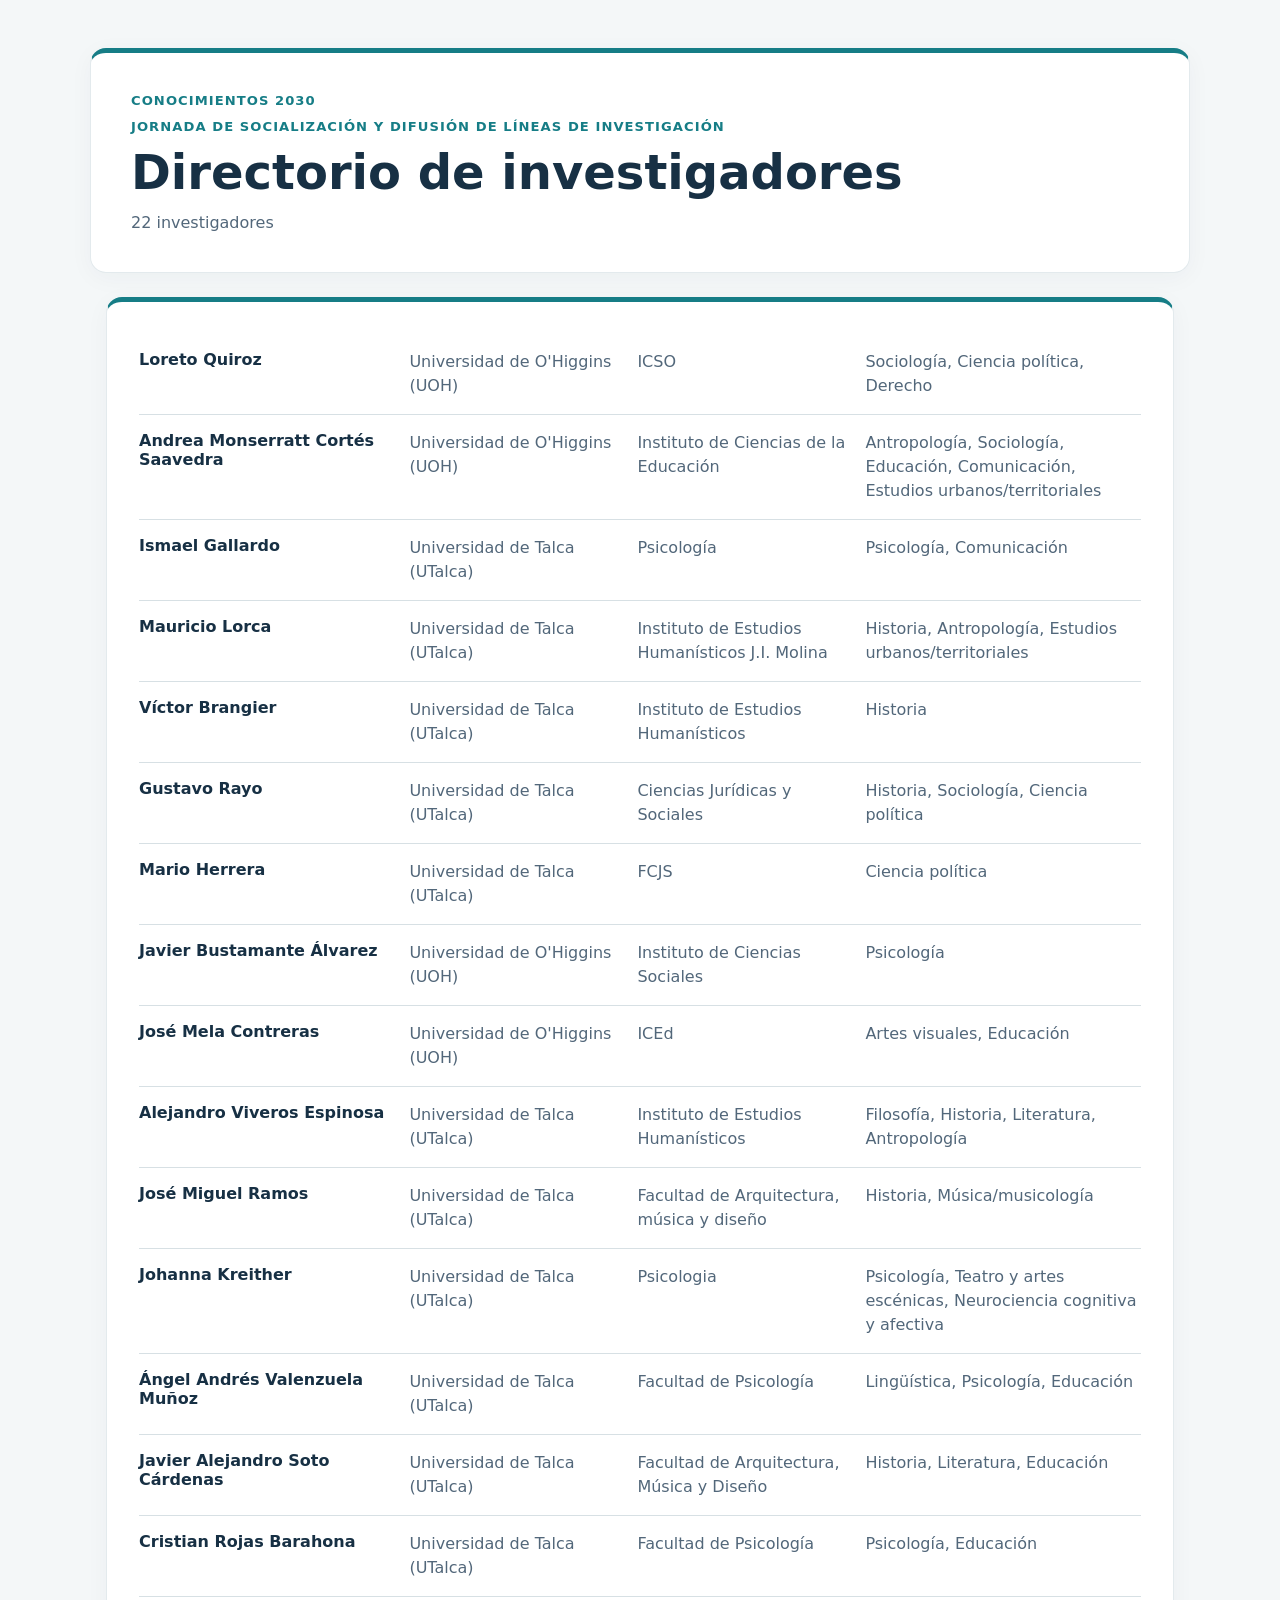
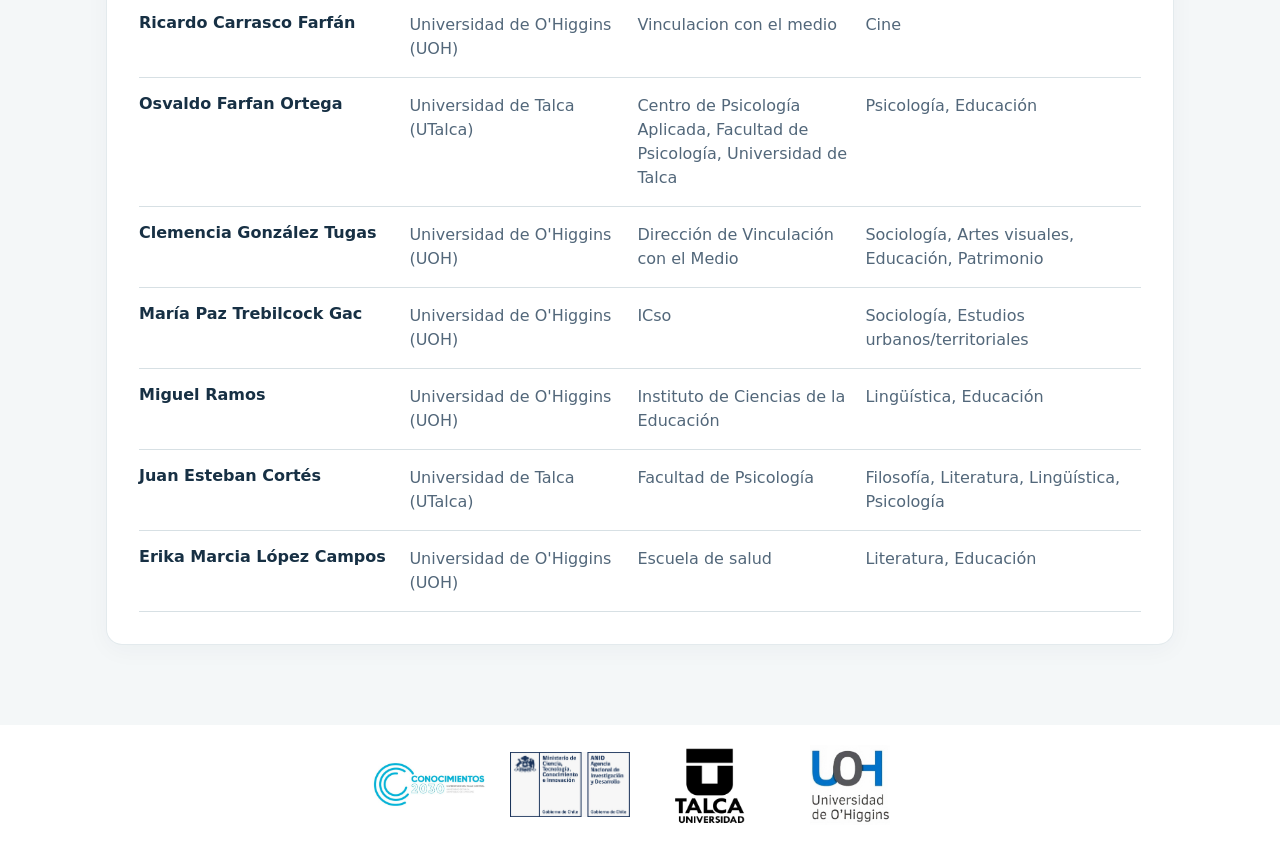
<file: index.html>
<!doctype html>
<html lang="es">

<head>
  <meta charset="utf-8">
  <meta name="viewport" content="width=device-width, initial-scale=1">
  <meta name="description" content="Directorio de investigadores">
  <title>Directorio de investigadores</title>
  <link rel="stylesheet" href="./css/styles.css">
  <script type="module" src="./js/index.js"></script>
</head>

<body>
  <main class="contenedor directorio">
    <header id="encabezado-directorio" class="cabecera">
      <p class="sobretitulo">Conocimientos 2030</p>
      <p class="sobretitulo">Jornada de Socialización y Difusión de Líneas de Investigación</p>
      <h1>Directorio de investigadores</h1>
      <p id="estado" class="directorio-estado" role="status" aria-live="polite">
      Cargando investigadores…
    </p>
    </header>

    
    <a id="volver-error" class="volver-directorio" href="./" hidden>Volver al directorio</a>

    <section id="seccion-lista" class="lista-investigadores" aria-label="Lista de investigadores" hidden>
      <ul id="investigadores" class="filas-investigadores"></ul>
      <template id="plantilla-investigador">
        <li class="investigador">
          <a class="investigador-enlace">
            <article>
              <h2 class="investigador-nombre"></h2>
              <p class="investigador-institucion"></p>
              <p class="investigador-facultad"></p>
              <p class="investigador-disciplinas"></p>
            </article>
          </a>
        </li>
      </template>
    </section>

    <article id="ficha" class="ficha-investigador" hidden>
      <a class="volver-directorio" href="./">← Volver al directorio</a>
      <header class="cabecera">
        <p class="sobretitulo">Ficha de investigador</p>
        <h1 id="nombre"></h1>
        <a id="correo" class="correo"></a>
      </header>
      <div id="contenido"></div>
    </article>
  </main>

  <footer class="pie">
    <div class="logos">
      <img src="./img/conocimientos.jpeg" alt="Conocimientos 2030">
      <img src="./img/MinCienciaTech.jpeg" alt="Ministerio de Ciencia, Tecnología, Conocimiento e Innovación">
      <img src="./img/UTALCA.jpeg" alt="Universidad de Talca">
      <img src="./img/UOH-square.jpg" alt="Universidad de O'Higgins">
    </div>
  </footer>
</body>

</html>
</file>
<file: css/styles.css>
:root {
  color-scheme: light;
  font-family: system-ui, -apple-system, BlinkMacSystemFont, 'Segoe UI', sans-serif;
  color: #173044;
  background: #f4f7f8;
}

* {
  box-sizing: border-box;
}

body {
  margin: 0;
}

.contenedor {
  width: min(100% - 2rem, 850px);
  margin: 3rem auto 5rem;
}

.directorio {
  width: min(100% - 2rem, 1100px);
  margin: 3rem auto 1.5rem;
}

.directorio .cabecera {
  margin-bottom: 1.5rem;
}

.directorio .cabecera h1 {
  margin-bottom: .5rem;
}

.directorio-estado {
  margin: .75rem 0 0;
  color: #52677a;
}

.lista-investigadores {
  width: min(100% - 2rem, 1100px);
  margin: 0 auto 5rem;
  padding: clamp(1rem, 3vw, 2rem);
  background: #fff;
  border: 1px solid #e3eaed;
  border-top: 5px solid #167d86;
  border-radius: 16px;
  box-shadow: 0 5px 24px #1730440a;
}

.ficha-investigador {
  margin-bottom: 5rem;
}

.volver-directorio {
  display: inline-block;
  margin-bottom: 1rem;
  font-weight: 650;
}

.ficha-investigador .cabecera {
  margin-bottom: 1rem;
}

.ficha-investigador .cabecera h1 {
  margin-bottom: .8rem;
}

.ficha-investigador #correo[hidden] {
  display: none;
}

.filas-investigadores {
  margin: 0;
  padding: 0;
  list-style: none;
}

.investigador {
  min-width: 0;
  border-bottom: 1px solid #d7e0e4;
}

.investigador-enlace {
  display: block;
  padding: 1rem 0;
  color: inherit;
  text-decoration: none;
}

.investigador-enlace:hover {
  background: #f4f7f8;
}

.investigador-enlace:focus-visible {
  outline: 3px solid #167d86;
  outline-offset: 3px;
}

.investigador article {
  display: grid;
  grid-template-columns: minmax(10rem, 1.2fr) repeat(2, minmax(8rem, 1fr)) minmax(10rem, 1.3fr);
  align-items: start;
  gap: .5rem 1rem;
}

.investigador h2 {
  margin: 0;
  font-size: 1rem;
  overflow-wrap: anywhere;
}

.investigador p {
  margin: 0;
  color: #52677a;
  line-height: 1.5;
  overflow-wrap: anywhere;
}

@media (max-width: 900px) {
  .investigador article {
    grid-template-columns: repeat(2, minmax(0, 1fr));
  }
}

.identificador {
  margin: 0 0 1.25rem;
  color: #547085;
  font-size: .85rem;
  font-weight: 700;
  letter-spacing: .08em;
  text-transform: uppercase;
}

.estado {
  padding: 1.5rem;
  background: #fff;
  border-radius: 14px;
}

.cabecera,
.grupo {
  background: #fff;
  border: 1px solid #e3eaed;
  border-radius: 16px;
  box-shadow: 0 5px 24px #1730440a;
}

.cabecera {
  padding: clamp(1.5rem, 4vw, 2.5rem);
  border-top: 5px solid #167d86;
}

.sobretitulo {
  margin: 0 0 .7rem;
  font-size: .82rem;
  font-weight: 700;
  color: #167d86;
  letter-spacing: .08em;
  text-transform: uppercase;
}

h1 {
  margin: 0 0 .8rem;
  font-size: clamp(2rem, 5vw, 3rem);
  line-height: 1.15;
  overflow-wrap: anywhere;
}

a {
  color: #096c77;
  overflow-wrap: anywhere;
}

#contenido {
  display: grid;
  gap: 1rem;
  margin-top: 1rem;
}

.grupo {
  padding: 1.5rem;
}

h2 {
  margin: 0 0 1rem;
  font-size: 1.2rem;
}

dl {
  margin: 0;
}

.dato {
  padding: .9rem 0;
  border-top: 1px solid #edf0f2;
}

dt {
  margin-bottom: .3rem;
  color: #52677a;
  font-size: .88rem;
  font-weight: 650;
}

dd {
  margin: 0;
  line-height: 1.55;
  white-space: pre-wrap;
  overflow-wrap: anywhere;
}

[hidden] {
  display: none !important;
}

@media (max-width: 600px) {
  .contenedor {
    margin-top: 1.5rem;
  }

  .grupo {
    padding: 1.25rem;
  }
}

/* Estilos del pie de página */
footer {
  background-color: #ffffff;
  padding: 20px;
  text-align: center;
}

footer .logos {
  display: flex;
  justify-content: center;
  gap: 20px;
  flex-wrap: wrap;
}

footer .logos img {
  max-width: 100%;
  height: auto;          /* evita el estiramiento vertical */
  width: 120px;          /* tamaño uniforme y compacto */
  max-height: 80px;      /* limita la altura para que no crezca demasiado */
  object-fit: contain;   /* mantiene la proporción sin recortar */
}

@media (max-width: 600px) {
  footer .logos {
    flex-direction: column;
    align-items: center;
  }
}
</file>
